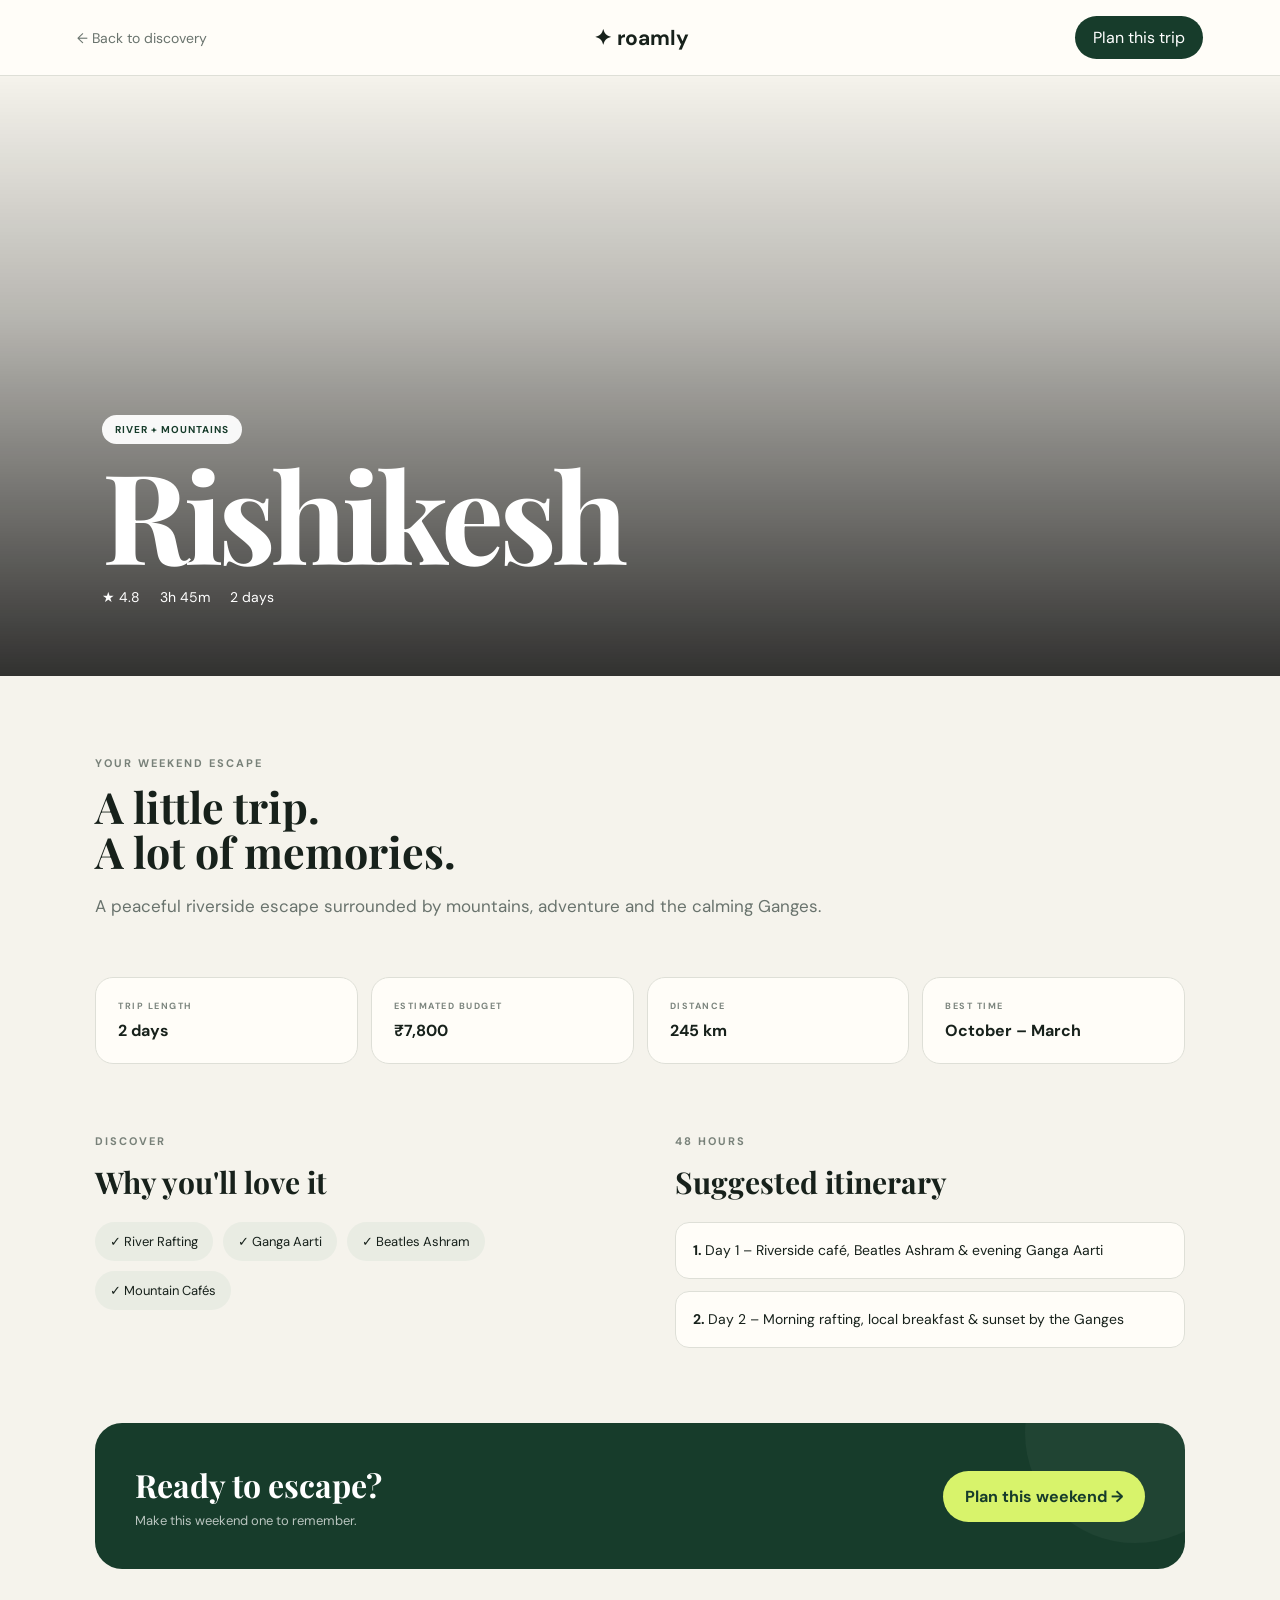
<file: destination.html>
<!DOCTYPE html>
<html lang="en">

<head>

  <meta charset="UTF-8">

  <meta
    name="viewport"
    content="width=device-width, initial-scale=1.0"
  >

  <title>Roamly — Destination</title>

  <link
    rel="preconnect"
    href="https://fonts.googleapis.com"
  >

  <link
    rel="preconnect"
    href="https://fonts.gstatic.com"
    crossorigin
  >

  <link
    href="https://fonts.googleapis.com/css2?family=DM+Sans:wght@400;500;600;700&family=Playfair+Display:wght@600;700&display=swap"
    rel="stylesheet"
  >

  <!-- SAME CSS -->
  <link
    rel="stylesheet"
    href="./style.css"
  >

</head>

<body>

  <!-- ================= LOADER ================= -->

  <div class="page-loader">

    <div class="loader-logo">
      ✦ roamly
    </div>

    <div class="loader-line"></div>

  </div>


  <!-- ================= NAV ================= -->

  <header class="destination-nav">

    <a
      href="./index.html"
      class="back-btn"
    >
      ← Back to discovery
    </a>


    <div class="destination-logo">
      ✦ roamly
    </div>


    <button
      class="nav-plan"
      id="topPlan"
      type="button"
    >
      Plan this trip
    </button>

  </header>


  <!-- ================= DESTINATION ================= -->

  <main id="destinationPage"></main>


  <!-- SAME JAVASCRIPT -->

  <script src="./script.js"></script>

</body>

</html>
</file>
<file: style.css>
/* =========================================================
   ROAMLY — GLOBAL STYLES
========================================================= */

* {
  box-sizing: border-box;
  margin: 0;
  padding: 0;
}

:root {
  --ink: #17211b;
  --muted: #69736d;
  --cream: #f5f3ec;
  --paper: #fffdf8;
  --line: #dedfd7;
  --green: #173c2b;
  --green-light: #285a42;
  --lime: #d8f36b;
}

html {
  scroll-behavior: smooth;
}

body {
  font-family: "DM Sans", sans-serif;
  color: var(--ink);
  background: var(--cream);
}

a {
  text-decoration: none;
  color: inherit;
}

button,
select {
  font: inherit;
}


/* =========================================================
   HOME PAGE NAVIGATION
========================================================= */

.nav {
  height: 76px;

  display: flex;
  align-items: center;
  justify-content: space-between;

  padding: 0 6vw;

  background: var(--paper);

  border-bottom:
    1px solid var(--line);

  position: sticky;
  top: 0;

  z-index: 100;
}

.logo {
  font-size: 22px;
  font-weight: 700;
  letter-spacing: -0.7px;
}

.logo span {
  color: #91ad3e;
  margin-right: 5px;
}

.nav nav {
  display: flex;
  gap: 34px;

  font-size: 14px;
  color: #68716b;
}

.nav nav a {
  transition: 0.25s ease;
}

.nav nav a:hover {
  color: var(--ink);
  transform: translateY(-1px);
}

.avatar {
  width: 36px;
  height: 36px;

  border-radius: 50%;

  border:
    1px solid #ccd0c7;

  background: #e9ebdf;

  font-weight: 700;

  cursor: pointer;

  transition: 0.25s ease;
}

.avatar:hover {
  transform: scale(1.08);
}


/* =========================================================
   HOME HERO
========================================================= */

.hero {
  min-height: 590px;

  background: var(--paper);

  display: grid;

  grid-template-columns:
    1fr 1fr;

  padding:
    70px 8vw 80px;

  gap: 50px;

  overflow: hidden;
}

.hero-copy {
  display: flex;

  flex-direction: column;

  align-items: flex-start;

  justify-content: center;

  animation:
    homeTextReveal
    0.9s
    ease
    both;
}

@keyframes homeTextReveal {

  from {
    opacity: 0;
    transform:
      translateY(30px);
  }

  to {
    opacity: 1;
    transform:
      translateY(0);
  }
}

.eyebrow {
  font-size: 11px;

  letter-spacing: 2px;

  font-weight: 700;

  color: #788179;

  margin-bottom: 14px;
}

h1 {
  font-family:
    "Playfair Display",
    serif;

  font-size:
    clamp(58px, 7vw, 94px);

  line-height: 0.91;

  letter-spacing: -4px;
}

h1 em {
  color: #607d3d;

  font-weight: 600;
}

.hero-text {
  max-width: 470px;

  color: var(--muted);

  font-size: 17px;

  line-height: 1.6;

  margin:
    26px 0 30px;
}

.primary-btn {
  border: none;

  background:
    var(--green);

  color: white;

  border-radius: 100px;

  padding:
    15px 23px;

  font-weight: 700;

  cursor: pointer;

  transition:
    transform .25s ease,
    box-shadow .25s ease;
}

.primary-btn:hover {

  transform:
    translateY(-4px);

  box-shadow:
    0 15px 30px
    rgba(23,60,43,.2);
}

.primary-btn:active {

  transform:
    translateY(-1px)
    scale(.98);
}

.primary-btn span {
  margin-left: 15px;
}


/* =========================================================
   HOME HERO ART
========================================================= */

.hero-art {

  min-height: 440px;

  position: relative;

  border-radius: 34px;

  overflow: hidden;

  background:
    linear-gradient(
      145deg,
      #d9e7bd,
      #a5c3a4 55%,
      #7ca2a0
    );

  animation:
    artReveal
    1s
    .15s
    ease
    both;
}

@keyframes artReveal {

  from {
    opacity: 0;
    transform:
      scale(.96)
      translateX(25px);
  }

  to {
    opacity: 1;
    transform:
      scale(1)
      translateX(0);
  }
}

.sun {

  position: absolute;

  width: 120px;
  height: 120px;

  background:
    #f5dd8c;

  border-radius: 50%;

  top: 60px;
  right: 80px;

  animation:
    sunFloat
    5s
    ease-in-out
    infinite;
}

@keyframes sunFloat {

  0%,
  100% {
    transform:
      translateY(0);
  }

  50% {
    transform:
      translateY(-12px);
  }
}

.mountain {

  position: absolute;

  bottom: 125px;

  width: 0;
  height: 0;

  border-left:
    180px solid transparent;

  border-right:
    180px solid transparent;

  border-bottom:
    250px solid #53715b;
}

.mountain.back {

  left: -60px;

  border-bottom-color:
    #789275;

  transform:
    scale(1.25);
}

.mountain.front {

  right: -20px;

  border-left-width:
    230px;

  border-right-width:
    230px;

  border-bottom-width:
    290px;

  border-bottom-color:
    #385947;
}

.lake {

  position: absolute;

  left: -10%;
  right: -10%;

  height: 190px;

  bottom: -30px;

  background:
    #5e9691;

  border-radius:
    50% 50% 0 0 /
    25% 25% 0 0;

  animation:
    lakeMove
    5s
    ease-in-out
    infinite;
}

@keyframes lakeMove {

  0%,
  100% {
    transform:
      translateX(0);
  }

  50% {
    transform:
      translateX(12px);
  }
}

.hero-card {

  position: absolute;

  bottom: 28px;
  left: 28px;

  background:
    rgba(255,253,248,.94);

  padding:
    18px 20px;

  border-radius:
    17px;

  min-width:
    220px;

  box-shadow:
    0 15px 35px
    rgba(26,53,38,.13);

  animation:
    cardFloat
    4s
    ease-in-out
    infinite;
}

@keyframes cardFloat {

  0%,
  100% {
    transform:
      translateY(0);
  }

  50% {
    transform:
      translateY(-6px);
  }
}

.hero-card span {

  display: block;

  font-size: 9px;

  letter-spacing: 1.5px;

  color: #71806d;

  font-weight: 700;
}

.hero-card strong {

  display: block;

  font-family:
    "Playfair Display",
    serif;

  font-size: 25px;

  margin: 3px 0;
}

.hero-card small {
  color: var(--muted);
}


/* =========================================================
   PLANNER
========================================================= */

.planner,
.results {
  padding:
    76px 8vw;
}

.planner {
  background:
    #e8eadf;
}

.planner-head,
.results-head {

  display: flex;

  justify-content:
    space-between;

  align-items:
    flex-end;

  gap: 20px;
}

.planner h2,
.results h2 {

  font-family:
    "Playfair Display",
    serif;

  font-size: 36px;

  letter-spacing:
    -1.3px;
}

.reset {

  border: none;

  background: none;

  text-decoration:
    underline;

  color:
    var(--muted);

  cursor: pointer;
}


/* =========================================================
   FILTERS
========================================================= */

.filters {

  display: flex;

  gap: 10px;

  flex-wrap: wrap;

  margin:
    35px 0 25px;
}

.filter {

  border:
    1px solid #cdd1c6;

  background:
    #f5f5ee;

  border-radius:
    100px;

  padding:
    12px 18px;

  cursor: pointer;

  color:
    #455048;

  transition:
    .25s ease;
}

.filter:hover {

  transform:
    translateY(-2px);
}

.filter.active {

  background:
    var(--green);

  border-color:
    var(--green);

  color:
    white;

  box-shadow:
    0 8px 18px
    rgba(23,60,43,.15);
}


/* =========================================================
   CONTROLS
========================================================= */

.controls {

  display: flex;

  gap: 12px;

  flex-wrap: wrap;
}

.controls label {

  background:
    #f7f7f0;

  border:
    1px solid #d5d8cd;

  border-radius:
    13px;

  padding:
    8px 12px;

  font-size:
    10px;

  letter-spacing:
    .6px;

  color:
    #7a8179;

  min-width:
    170px;

  transition:
    .25s;
}

.controls label:focus-within {

  border-color:
    var(--green);

  transform:
    translateY(-2px);
}

.controls select {

  display: block;

  border: none;

  background:
    transparent;

  color:
    var(--ink);

  font-size:
    14px;

  margin-top:
    3px;

  outline:
    none;

  width:
    100%;

  cursor:
    pointer;
}


/* =========================================================
   DESTINATION CARDS
========================================================= */

.results {

  background:
    var(--cream);
}

.sort-wrap {

  display: flex;

  align-items:
    center;

  gap:
    9px;

  font-size:
    12px;

  color:
    var(--muted);
}

.sort-wrap select {

  border:
    1px solid var(--line);

  background:
    var(--paper);

  border-radius:
    10px;

  padding:
    10px 13px;

  outline:
    none;

  color:
    var(--ink);
}

.cards {

  display: grid;

  grid-template-columns:
    repeat(3, 1fr);

  gap:
    22px;

  margin-top:
    35px;
}

.card {

  background:
    var(--paper);

  border-radius:
    22px;

  overflow:
    hidden;

  border:
    1px solid #e2e1d9;

  transition:
    transform .35s ease,
    box-shadow .35s ease;

  animation:
    cardReveal
    .6s
    ease
    both;
}

.card:hover {

  transform:
    translateY(-8px);

  box-shadow:
    0 20px 40px
    rgba(32,58,37,.12);
}

@keyframes cardReveal {

  from {

    opacity: 0;

    transform:
      translateY(25px);
  }

  to {

    opacity: 1;

    transform:
      translateY(0);
  }
}

.photo {

  height:
    215px;

  position:
    relative;

  background-size:
    cover;

  background-position:
    center;

  transition:
    transform .5s ease;
}

.card:hover .photo {

  background-size:
    108%;
}

.tag {

  position:
    absolute;

  left:
    13px;

  top:
    13px;

  background:
    rgba(255,253,245,.94);

  padding:
    7px 10px;

  border-radius:
    100px;

  font-size:
    10px;

  font-weight:
    700;
}

.heart {

  position:
    absolute;

  right:
    13px;

  top:
    13px;

  width:
    35px;

  height:
    35px;

  border:
    none;

  border-radius:
    50%;

  background:
    rgba(255,253,245,.94);

  cursor:
    pointer;

  font-size:
    17px;

  transition:
    .25s;
}

.heart:hover {

  transform:
    scale(1.12);
}

.heart.saved {

  background:
    var(--green);

  color:
    white;
}

.card-body {

  padding:
    19px;
}

.card-top {

  display:
    flex;

  justify-content:
    space-between;

  gap:
    10px;
}

.card h3 {

  font-family:
    "Playfair Display",
    serif;

  font-size:
    25px;
}

.rating {

  font-size:
    12px;

  font-weight:
    700;

  margin-top:
    5px;
}

.meta {

  color:
    var(--muted);

  font-size:
    12px;

  margin:
    9px 0 17px;
}

.card-bottom {

  border-top:
    1px solid var(--line);

  padding-top:
    14px;

  display:
    flex;

  justify-content:
    space-between;

  align-items:
    center;
}

.price strong {

  font-size:
    17px;
}

.price span {

  display:
    block;

  color:
    var(--muted);

  font-size:
    10px;
}

.explore {

  border:
    none;

  background:
    var(--green);

  color:
    white;

  border-radius:
    9px;

  padding:
    10px 14px;

  font-size:
    12px;

  cursor:
    pointer;

  transition:
    .25s;
}

.explore:hover {

  transform:
    translateY(-3px);

  box-shadow:
    0 8px 20px
    rgba(23,60,43,.2);
}


/* =========================================================
   TOAST
========================================================= */

.toast {

  position:
    fixed;

  bottom:
    25px;

  left:
    50%;

  transform:
    translate(-50%, 30px);

  background:
    var(--green);

  color:
    white;

  padding:
    13px 18px;

  border-radius:
    100px;

  font-size:
    13px;

  opacity:
    0;

  pointer-events:
    none;

  transition:
    .3s;

  z-index:
    300;
}

.toast.show {

  opacity:
    1;

  transform:
    translate(-50%, 0);
}

.empty {

  grid-column:
    1 / -1;

  text-align:
    center;

  padding:
    60px;

  color:
    var(--muted);
}


/* =========================================================
   =========================================================
   DESTINATION PAGE
   =========================================================
========================================================= */


/* =========================================================
   DESTINATION LOADER
========================================================= */

.page-loader {

  position:
    fixed;

  inset:
    0;

  z-index:
    9999;

  background:
    var(--green);

  color:
    white;

  display:
    flex;

  flex-direction:
    column;

  align-items:
    center;

  justify-content:
    center;

  animation:
    destinationLoaderOut
    .8s
    ease
    1.1s
    forwards;
}

.loader-logo {

  font-size:
    34px;

  font-weight:
    700;

  animation:
    loaderLogoIn
    .8s
    ease;
}

.loader-line {

  width:
    120px;

  height:
    2px;

  margin-top:
    20px;

  background:
    rgba(255,255,255,.25);

  overflow:
    hidden;
}

.loader-line::after {

  content:
    "";

  display:
    block;

  width:
    100%;

  height:
    100%;

  background:
    white;

  transform:
    translateX(-100%);

  animation:
    loaderLineMove
    1s
    ease
    forwards;
}

@keyframes loaderLogoIn {

  from {

    opacity:
      0;

    transform:
      translateY(20px)
      scale(.9);
  }

  to {

    opacity:
      1;

    transform:
      translateY(0)
      scale(1);
  }
}

@keyframes loaderLineMove {

  to {

    transform:
      translateX(0);
  }
}

@keyframes destinationLoaderOut {

  to {

    opacity:
      0;

    visibility:
      hidden;
  }
}


/* =========================================================
   DESTINATION NAV
========================================================= */

.destination-nav {

  height:
    76px;

  display:
    flex;

  align-items:
    center;

  justify-content:
    space-between;

  padding:
    0 6vw;

  background:
    var(--paper);

  border-bottom:
    1px solid var(--line);

  position:
    sticky;

  top:
    0;

  z-index:
    100;
}

.back-btn {

  color:
    var(--muted);

  font-size:
    14px;

  transition:
    .25s;
}

.back-btn:hover {

  color:
    var(--green);

  transform:
    translateX(-5px);
}

.destination-logo {

  font-weight:
    700;

  font-size:
    21px;
}

.nav-plan {

  background:
    var(--green);

  color:
    white;

  border:
    none;

  border-radius:
    50px;

  padding:
    11px 18px;

  cursor:
    pointer;

  transition:
    .25s;
}

.nav-plan:hover {

  transform:
    translateY(-3px);

  box-shadow:
    0 10px 25px
    rgba(23,60,43,.2);
}


/* =========================================================
   DESTINATION HERO
========================================================= */

.destination-hero {

  min-height:
    600px;

  position:
    relative;

  display:
    flex;

  align-items:
    flex-end;

  background-size:
    cover;

  background-position:
    center;

  overflow:
    hidden;

  animation:
    destinationHeroReveal
    1.2s
    ease;
}

.destination-hero::before {

  content:
    "";

  position:
    absolute;

  inset:
    -5%;

  background:
    inherit;

  background-size:
    cover;

  background-position:
    center;

  animation:
    destinationImageZoom
    8s
    ease-out
    forwards;
}

.destination-hero::after {

  content:
    "";

  position:
    absolute;

  inset:
    0;

  background:
    linear-gradient(
      to top,
      rgba(0,0,0,.8),
      rgba(0,0,0,.25) 60%,
      transparent
    );

  z-index:
    1;
}

@keyframes destinationHeroReveal {

  from {

    opacity:
      0;
  }

  to {

    opacity:
      1;
  }
}

@keyframes destinationImageZoom {

  from {

    transform:
      scale(1);
  }

  to {

    transform:
      scale(1.08);
  }
}


/* =========================================================
   DESTINATION HERO CONTENT
========================================================= */

.hero-content {

  position:
    relative;

  z-index:
    3;

  color:
    white;

  padding:
    80px 8vw 70px;

  width:
    100%;

  animation:
    destinationTextReveal
    .9s
    .25s
    ease
    both;
}

@keyframes destinationTextReveal {

  from {

    opacity:
      0;

    transform:
      translateY(50px);
  }

  to {

    opacity:
      1;

    transform:
      translateY(0);
  }
}

.hero-tag {

  display:
    inline-block;

  background:
    rgba(255,255,255,.94);

  color:
    var(--green);

  padding:
    8px 13px;

  border-radius:
    50px;

  font-size:
    10px;

  font-weight:
    700;

  letter-spacing:
    1px;

  margin-bottom:
    16px;

  animation:
    tagPop
    .7s
    .45s
    ease
    both;
}

@keyframes tagPop {

  from {

    opacity:
      0;

    transform:
      translateY(10px)
      scale(.9);
  }

  to {

    opacity:
      1;

    transform:
      translateY(0)
      scale(1);
  }
}

.hero-content h1 {

  font-family:
    "Playfair Display",
    serif;

  font-size:
    clamp(65px, 10vw, 125px);

  line-height:
    .85;

  letter-spacing:
    -5px;

  margin-bottom:
    22px;
}

.hero-info {

  display:
    flex;

  gap:
    20px;

  flex-wrap:
    wrap;

  font-size:
    14px;
}


/* =========================================================
   DESTINATION CONTENT
========================================================= */

.destination-content {

  max-width:
    1150px;

  margin:
    auto;

  padding:
    80px 30px 110px;
}

.intro {

  max-width:
    800px;

  margin-bottom:
    55px;

  animation:
    contentReveal
    .8s
    .2s
    ease
    both;
}

@keyframes contentReveal {

  from {

    opacity:
      0;

    transform:
      translateY(25px);
  }

  to {

    opacity:
      1;

    transform:
      translateY(0);
  }
}

.intro h2 {

  font-family:
    "Playfair Display",
    serif;

  font-size:
    43px;

  line-height:
    1.05;

  margin-bottom:
    18px;
}

.description {

  color:
    var(--muted);

  font-size:
    17px;

  line-height:
    1.75;
}


/* =========================================================
   DESTINATION STATS
========================================================= */

.stats {

  display:
    grid;

  grid-template-columns:
    repeat(4, 1fr);

  gap:
    13px;

  margin-bottom:
    70px;
}

.stat {

  background:
    var(--paper);

  border:
    1px solid var(--line);

  border-radius:
    18px;

  padding:
    22px;

  transition:
    .3s;

  animation:
    statReveal
    .7s
    ease
    both;
}

.stat:nth-child(1) {
  animation-delay: .1s;
}

.stat:nth-child(2) {
  animation-delay: .2s;
}

.stat:nth-child(3) {
  animation-delay: .3s;
}

.stat:nth-child(4) {
  animation-delay: .4s;
}

@keyframes statReveal {

  from {

    opacity:
      0;

    transform:
      translateY(25px);
  }

  to {

    opacity:
      1;

    transform:
      translateY(0);
  }
}

.stat:hover {

  transform:
    translateY(-7px);

  box-shadow:
    0 18px 35px
    rgba(0,0,0,.08);
}

.stat span {

  display:
    block;

  font-size:
    9px;

  letter-spacing:
    1.5px;

  color:
    #7c857e;

  font-weight:
    700;

  margin-bottom:
    8px;
}

.stat strong {

  font-size:
    16px;
}


/* =========================================================
   DESTINATION GRID
========================================================= */

.grid {

  display:
    grid;

  grid-template-columns:
    1fr 1fr;

  gap:
    70px;
}

.section {

  margin-bottom:
    50px;

  animation:
    sectionReveal
    .8s
    .4s
    ease
    both;
}

@keyframes sectionReveal {

  from {

    opacity:
      0;

    transform:
      translateY(25px);
  }

  to {

    opacity:
      1;

    transform:
      translateY(0);
  }
}

.section h2 {

  font-family:
    "Playfair Display",
    serif;

  font-size:
    30px;

  margin-bottom:
    20px;
}


/* =========================================================
   HIGHLIGHTS
========================================================= */

.highlights {

  display:
    flex;

  flex-wrap:
    wrap;

  gap:
    10px;
}

.highlight {

  padding:
    11px 15px;

  border-radius:
    50px;

  background:
    #e9ece3;

  font-size:
    13px;

  transition:
    .3s;
}

.highlight:hover {

  background:
    var(--green);

  color:
    white;

  transform:
    translateY(-4px);

  box-shadow:
    0 8px 18px
    rgba(23,60,43,.15);
}


/* =========================================================
   ITINERARY
========================================================= */

.itinerary {

  display:
    grid;

  gap:
    12px;
}

.itinerary-item {

  background:
    var(--paper);

  border:
    1px solid var(--line);

  padding:
    17px;

  border-radius:
    14px;

  font-size:
    14px;

  line-height:
    1.5;

  transition:
    .3s;

  position:
    relative;

  overflow:
    hidden;
}

.itinerary-item::before {

  content:
    "";

  position:
    absolute;

  left:
    0;

  top:
    0;

  bottom:
    0;

  width:
    3px;

  background:
    var(--green);

  transform:
    scaleY(0);

  transform-origin:
    bottom;

  transition:
    .3s;
}

.itinerary-item:hover {

  transform:
    translateX(7px);

  border-color:
    #b9c4b8;

  box-shadow:
    0 10px 25px
    rgba(0,0,0,.05);
}

.itinerary-item:hover::before {

  transform:
    scaleY(1);
}


/* =========================================================
   FINAL CTA
========================================================= */

.final-card {

  margin-top:
    25px;

  padding:
    40px;

  background:
    var(--green);

  color:
    white;

  border-radius:
    27px;

  display:
    flex;

  justify-content:
    space-between;

  align-items:
    center;

  gap:
    25px;

  position:
    relative;

  overflow:
    hidden;

  animation:
    ctaReveal
    .9s
    .5s
    ease
    both;
}

.final-card::before {

  content:
    "";

  position:
    absolute;

  width:
    220px;

  height:
    220px;

  border-radius:
    50%;

  background:
    rgba(255,255,255,.04);

  right:
    -60px;

  top:
    -100px;
}

.final-card h2 {

  font-family:
    "Playfair Display",
    serif;

  font-size:
    32px;

  margin-bottom:
    6px;

  position:
    relative;
}

.final-card p {

  color:
    rgba(255,255,255,.7);

  font-size:
    13px;

  position:
    relative;
}

@keyframes ctaReveal {

  from {

    opacity:
      0;

    transform:
      translateY(30px);
  }

  to {

    opacity:
      1;

    transform:
      translateY(0);
  }
}

.final-btn {

  border:
    none;

  background:
    var(--lime);

  color:
    var(--green);

  padding:
    15px 22px;

  border-radius:
    50px;

  font-weight:
    700;

  cursor:
    pointer;

  white-space:
    nowrap;

  transition:
    .3s;

  position:
    relative;

  z-index:
    2;
}

.final-btn:hover {

  transform:
    translateY(-4px)
    scale(1.03);

  box-shadow:
    0 12px 25px
    rgba(0,0,0,.2);
}

.final-btn:active {

  transform:
    scale(.97);
}


/* =========================================================
   RESPONSIVE
========================================================= */

@media (max-width: 900px) {

  .hero {

    grid-template-columns:
      1fr;

    padding-top:
      45px;
  }

  .hero-art {

    min-height:
      360px;
  }

  .cards {

    grid-template-columns:
      repeat(2, 1fr);
  }

  .stats {

    grid-template-columns:
      repeat(2, 1fr);
  }

  .grid {

    grid-template-columns:
      1fr;

    gap:
      25px;
  }
}


@media (max-width: 620px) {

  .nav {

    padding:
      0 5vw;
  }

  .nav nav {

    display:
      none;
  }

  .hero {

    padding:
      45px 5vw;
  }

  .hero-art {

    min-height:
      330px;
  }

  .planner,
  .results {

    padding:
      55px 5vw;
  }

  .planner-head,
  .results-head {

    align-items:
      flex-start;

    flex-direction:
      column;
  }

  .planner h2,
  .results h2 {

    font-size:
      30px;
  }

  .cards {

    grid-template-columns:
      1fr;
  }

  .controls label {

    width:
      100%;
  }

  h1 {

    font-size:
      62px;
  }

  .destination-nav {

    padding:
      0 5vw;
  }

  .destination-logo {

    display:
      none;
  }

  .nav-plan {

    padding:
      9px 13px;

    font-size:
      12px;
  }

  .destination-hero {

    min-height:
      500px;
  }

  .hero-content {

    padding:
      50px 6vw;
  }

  .hero-content h1 {

    font-size:
      65px;

    letter-spacing:
      -3px;
  }

  .destination-content {

    padding:
      55px 6vw 80px;
  }

  .intro h2 {

    font-size:
      32px;
  }

  .stats {

    grid-template-columns:
      1fr;
  }

  .final-card {

    flex-direction:
      column;

    align-items:
      flex-start;
  }

  .final-btn {

    width:
      100%;
  }
}


/* =========================================================
   REDUCED MOTION
========================================================= */

@media (prefers-reduced-motion: reduce) {

  *,
  *::before,
  *::after {

    animation-duration:
      0.01ms !important;

    animation-iteration-count:
      1 !important;

    transition-duration:
      0.01ms !important;
  }
}

/* =========================================================
   DISTANCE CALCULATOR — GOOGLE MAPS
========================================================= */

.distance-planner {
  padding: 80px 8vw;
  background: var(--paper);
}

.distance-head {
  margin-bottom: 35px;
}

.distance-head h2 {
  font-family: "Playfair Display", serif;
  font-size: 42px;
  letter-spacing: -1.5px;
  margin-bottom: 12px;
}

.distance-head p:not(.eyebrow) {
  color: var(--muted);
  font-size: 15px;
  line-height: 1.6;
  max-width: 560px;
}

.distance-form {
  display: grid;
  grid-template-columns: 1fr 1fr auto;
  gap: 14px;
  align-items: end;
  padding: 20px;
  background: #eef0e7;
  border: 1px solid #d9dcd2;
  border-radius: 22px;
}

.location-field {
  display: flex;
  flex-direction: column;
  gap: 8px;
}

.location-field label {
  font-size: 11px;
  font-weight: 700;
  letter-spacing: .8px;
  color: #69736d;
}

.input-wrap {
  display: flex;
  align-items: center;
  gap: 10px;
  height: 52px;
  padding: 0 15px;
  background: var(--paper);
  border: 1px solid #d4d8ce;
  border-radius: 13px;
  transition: .25s ease;
}

.input-wrap:focus-within {
  border-color: var(--green);
  box-shadow: 0 0 0 3px rgba(23, 60, 43, .08);
}

.input-wrap span { font-size: 17px; }

.input-wrap input {
  width: 100%;
  border: none;
  outline: none;
  background: transparent;
  color: var(--ink);
  font-family: "DM Sans", sans-serif;
  font-size: 14px;
}

.input-wrap input::placeholder { color: #9aa19a; }

.calculate-distance-btn {
  height: 52px;
  border: none;
  padding: 0 22px;
  background: var(--green);
  color: white;
  border-radius: 13px;
  font-weight: 700;
  cursor: pointer;
  white-space: nowrap;
  transition: transform .25s ease, box-shadow .25s ease, background .25s ease;
}

.calculate-distance-btn span {
  margin-left: 12px;
  font-size: 17px;
}

.calculate-distance-btn:hover {
  transform: translateY(-3px);
  box-shadow: 0 12px 25px rgba(23, 60, 43, .2);
}

.calculate-distance-btn:active { transform: translateY(-1px) scale(.98); }

.distance-result {
  display: grid;
  grid-template-columns: 1fr 1fr;
  gap: 15px;
  margin-top: 18px;
  opacity: 0;
  max-height: 0;
  overflow: hidden;
  transform: translateY(10px);
  transition: opacity .4s ease, transform .4s ease, max-height .4s ease;
}

.distance-result.show {
  opacity: 1;
  max-height: 150px;
  transform: translateY(0);
}

.distance-stat {
  background: #e8eadf;
  border: 1px solid #d5d8cd;
  border-radius: 17px;
  padding: 20px;
}

.distance-stat span {
  display: block;
  font-size: 10px;
  text-transform: uppercase;
  letter-spacing: 1.2px;
  font-weight: 700;
  color: #7a8179;
  margin-bottom: 7px;
}

.distance-stat strong {
  display: block;
  font-family: "Playfair Display", serif;
  font-size: 27px;
  color: var(--green);
}

.map-container {
  position: relative;
  width: 100%;
  height: 430px;
  margin-top: 22px;
  overflow: hidden;
  border-radius: 25px;
  border: 1px solid #d9dcd2;
  background: #dfe7dc;
  box-shadow: 0 15px 35px rgba(23, 60, 43, .08);
}

#map {
  width: 100%;
  height: 430px;
}

.map-placeholder {
  position: absolute;
  inset: 0;
  display: flex;
  flex-direction: column;
  justify-content: center;
  align-items: center;
  text-align: center;
  background: linear-gradient(135deg, #dfe8d4, #c7d8c5);
  color: var(--green);
  z-index: 1;
}

.map-placeholder span {
  font-size: 42px;
  margin-bottom: 12px;
}

.map-placeholder p {
  font-family: "Playfair Display", serif;
  font-size: 25px;
  margin-bottom: 5px;
}

.map-placeholder small {
  color: #68756b;
  font-size: 12px;
}

.map-container.map-loaded .map-placeholder { display: none; }

@media (max-width: 900px) {
  .distance-form { grid-template-columns: 1fr 1fr; }
  .calculate-distance-btn { grid-column: 1 / -1; width: 100%; }
}

@media (max-width: 620px) {
  .distance-planner { padding: 55px 5vw; }
  .distance-head h2 { font-size: 32px; }
  .distance-form { grid-template-columns: 1fr; padding: 15px; }
  .calculate-distance-btn { grid-column: auto; width: 100%; }
  .distance-result { grid-template-columns: 1fr; }
  .distance-stat strong { font-size: 24px; }
  .map-container, #map { height: 350px; }
}
</file>
